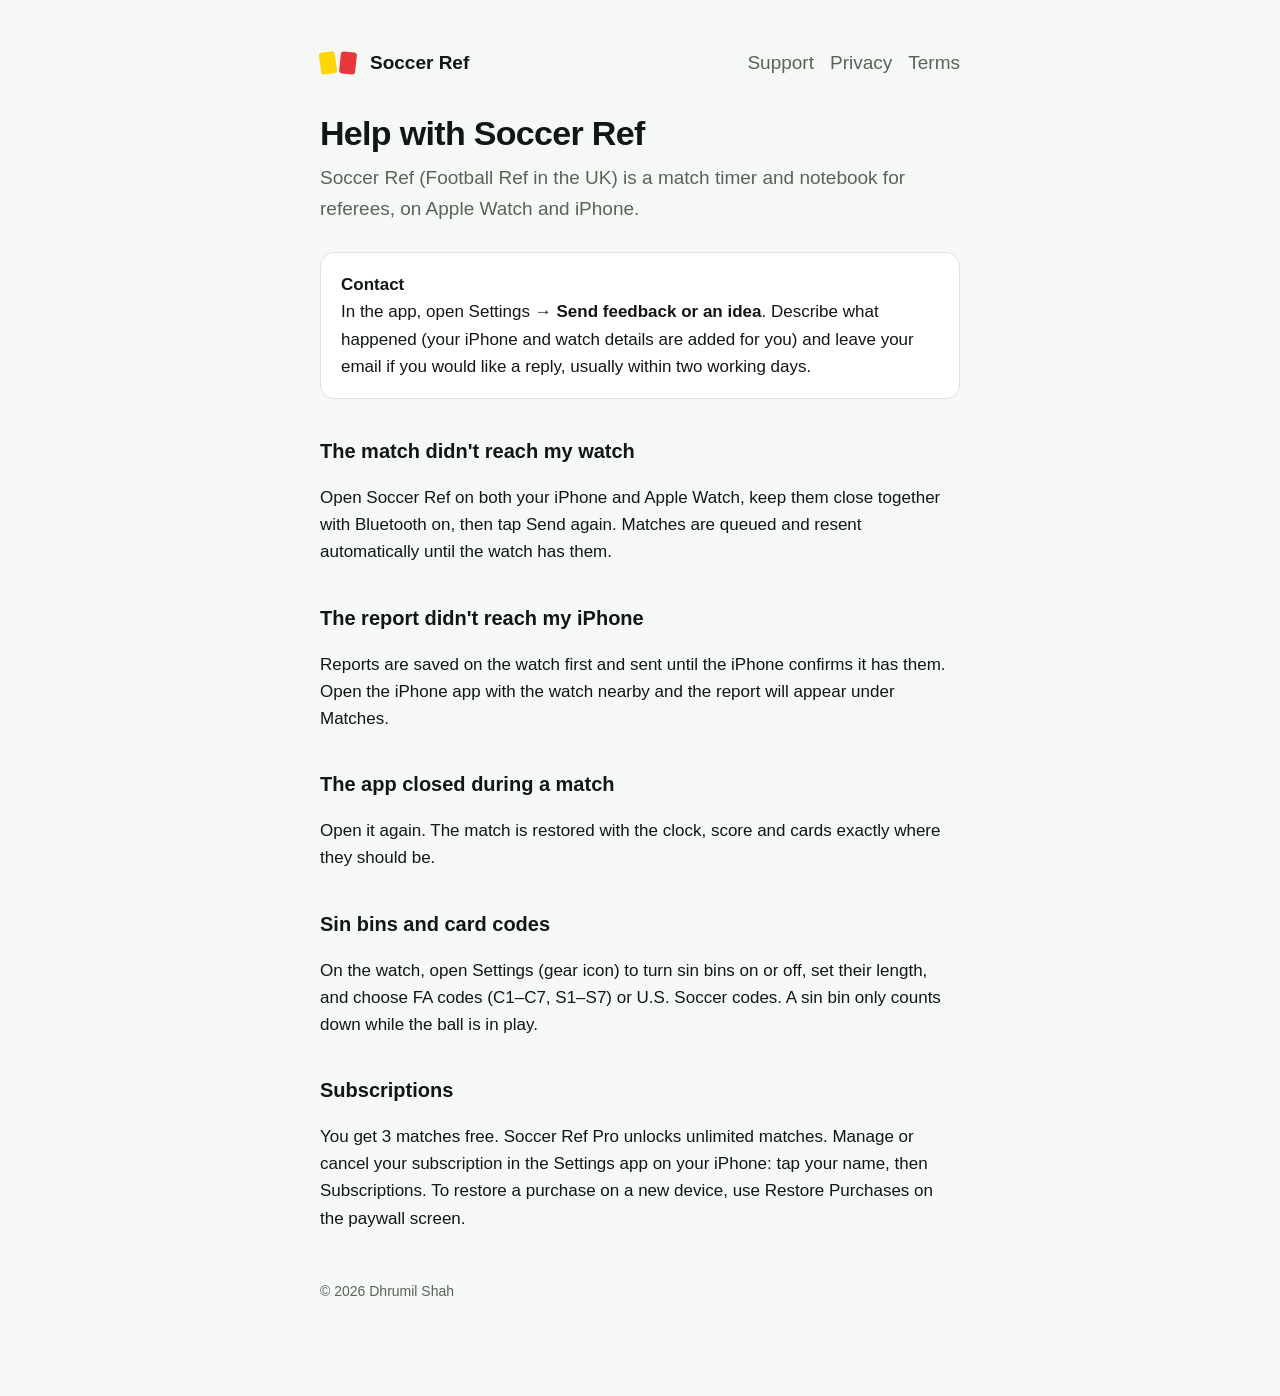
<file: index.html>
<!doctype html><html lang="en"><head><meta charset="utf-8"><meta name="viewport" content="width=device-width,initial-scale=1"><link rel="stylesheet" href="style.css"><title>Soccer Ref Support</title><meta name="description" content="Help and contact for Soccer Ref (Football Ref in the UK), the Apple Watch app for referees."></head><body><main>
<header><span class="cards" aria-hidden="true"><i></i><i></i></span><a href="./">Soccer Ref</a><nav><a href="./">Support</a><a href="privacy.html">Privacy</a><a href="terms.html">Terms</a></nav></header>
<h1>Help with Soccer Ref</h1>
<p class="lede">Soccer Ref (Football Ref in the UK) is a match timer and notebook for referees, on Apple Watch and iPhone.</p>
<div class="box"><strong>Contact</strong><br>In the app, open Settings → <strong>Send feedback or an idea</strong>. Describe what happened (your iPhone and watch details are added for you) and leave your email if you would like a reply, usually within two working days.</div>
<h2>The match didn't reach my watch</h2>
<p>Open Soccer Ref on both your iPhone and Apple Watch, keep them close together with Bluetooth on, then tap Send again. Matches are queued and resent automatically until the watch has them.</p>
<h2>The report didn't reach my iPhone</h2>
<p>Reports are saved on the watch first and sent until the iPhone confirms it has them. Open the iPhone app with the watch nearby and the report will appear under Matches.</p>
<h2>The app closed during a match</h2>
<p>Open it again. The match is restored with the clock, score and cards exactly where they should be.</p>
<h2>Sin bins and card codes</h2>
<p>On the watch, open Settings (gear icon) to turn sin bins on or off, set their length, and choose FA codes (C1–C7, S1–S7) or U.S. Soccer codes. A sin bin only counts down while the ball is in play.</p>
<h2>Subscriptions</h2>
<p>You get 3 matches free. Soccer Ref Pro unlocks unlimited matches. Manage or cancel your subscription in the Settings app on your iPhone: tap your name, then Subscriptions. To restore a purchase on a new device, use Restore Purchases on the paywall screen.</p>
<p class="small">© 2026 Dhrumil Shah</p>
</main></body></html>
</file>
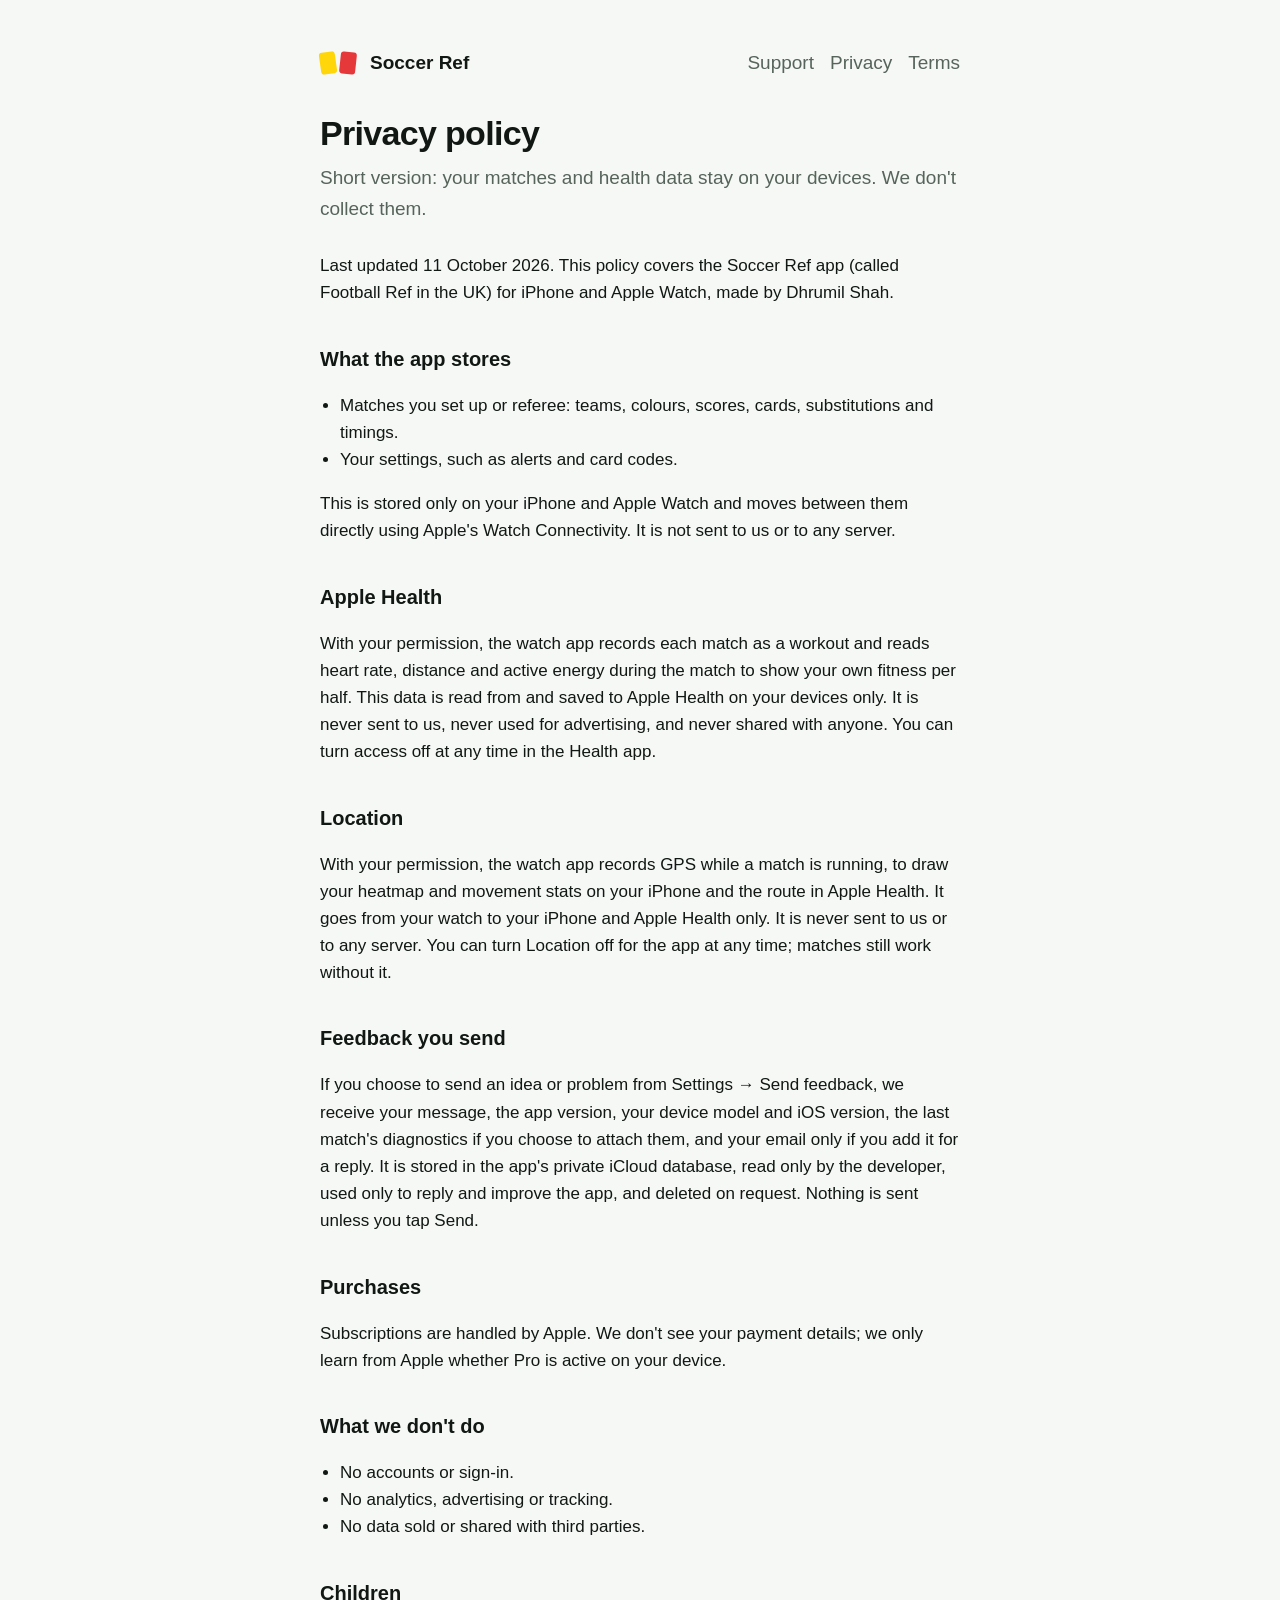
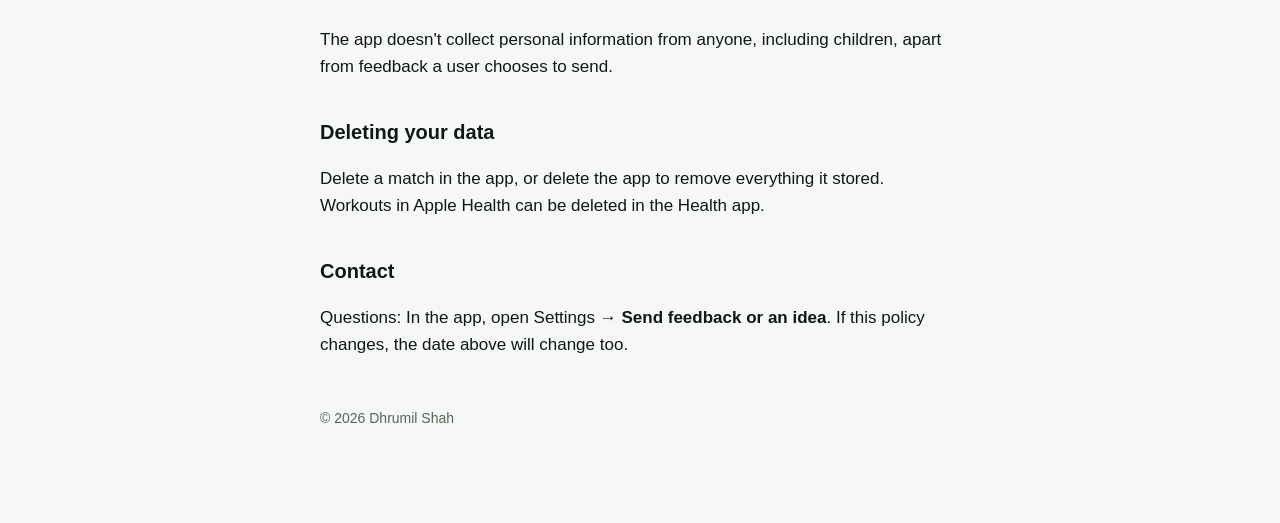
<file: privacy.html>
<!doctype html><html lang="en"><head><meta charset="utf-8"><meta name="viewport" content="width=device-width,initial-scale=1"><link rel="stylesheet" href="style.css"><title>Soccer Ref Privacy</title></head><body><main>
<header><span class="cards" aria-hidden="true"><i></i><i></i></span><a href="./">Soccer Ref</a><nav><a href="./">Support</a><a href="privacy.html">Privacy</a><a href="terms.html">Terms</a></nav></header>
<h1>Privacy policy</h1>
<p class="lede">Short version: your matches and health data stay on your devices. We don't collect them.</p>
<p>Last updated 11 October 2026. This policy covers the Soccer Ref app (called Football Ref in the UK) for iPhone and Apple Watch, made by Dhrumil Shah.</p>
<h2>What the app stores</h2>
<ul><li>Matches you set up or referee: teams, colours, scores, cards, substitutions and timings.</li><li>Your settings, such as alerts and card codes.</li></ul>
<p>This is stored only on your iPhone and Apple Watch and moves between them directly using Apple's Watch Connectivity. It is not sent to us or to any server.</p>
<h2>Apple Health</h2>
<p>With your permission, the watch app records each match as a workout and reads heart rate, distance and active energy during the match to show your own fitness per half. This data is read from and saved to Apple Health on your devices only. It is never sent to us, never used for advertising, and never shared with anyone. You can turn access off at any time in the Health app.</p>
<h2>Location</h2>
<p>With your permission, the watch app records GPS while a match is running, to draw your heatmap and movement stats on your iPhone and the route in Apple Health. It goes from your watch to your iPhone and Apple Health only. It is never sent to us or to any server. You can turn Location off for the app at any time; matches still work without it.</p>
<h2>Feedback you send</h2>
<p>If you choose to send an idea or problem from Settings → Send feedback, we receive your message, the app version, your device model and iOS version, the last match's diagnostics if you choose to attach them, and your email only if you add it for a reply. It is stored in the app's private iCloud database, read only by the developer, used only to reply and improve the app, and deleted on request. Nothing is sent unless you tap Send.</p>
<h2>Purchases</h2>
<p>Subscriptions are handled by Apple. We don't see your payment details; we only learn from Apple whether Pro is active on your device.</p>
<h2>What we don't do</h2>
<ul><li>No accounts or sign-in.</li><li>No analytics, advertising or tracking.</li><li>No data sold or shared with third parties.</li></ul>
<h2>Children</h2>
<p>The app doesn't collect personal information from anyone, including children, apart from feedback a user chooses to send.</p>
<h2>Deleting your data</h2>
<p>Delete a match in the app, or delete the app to remove everything it stored. Workouts in Apple Health can be deleted in the Health app.</p>
<h2>Contact</h2>
<p>Questions: In the app, open Settings → <strong>Send feedback or an idea</strong>. If this policy changes, the date above will change too.</p>
<p class="small">© 2026 Dhrumil Shah</p>
</main></body></html>
</file>
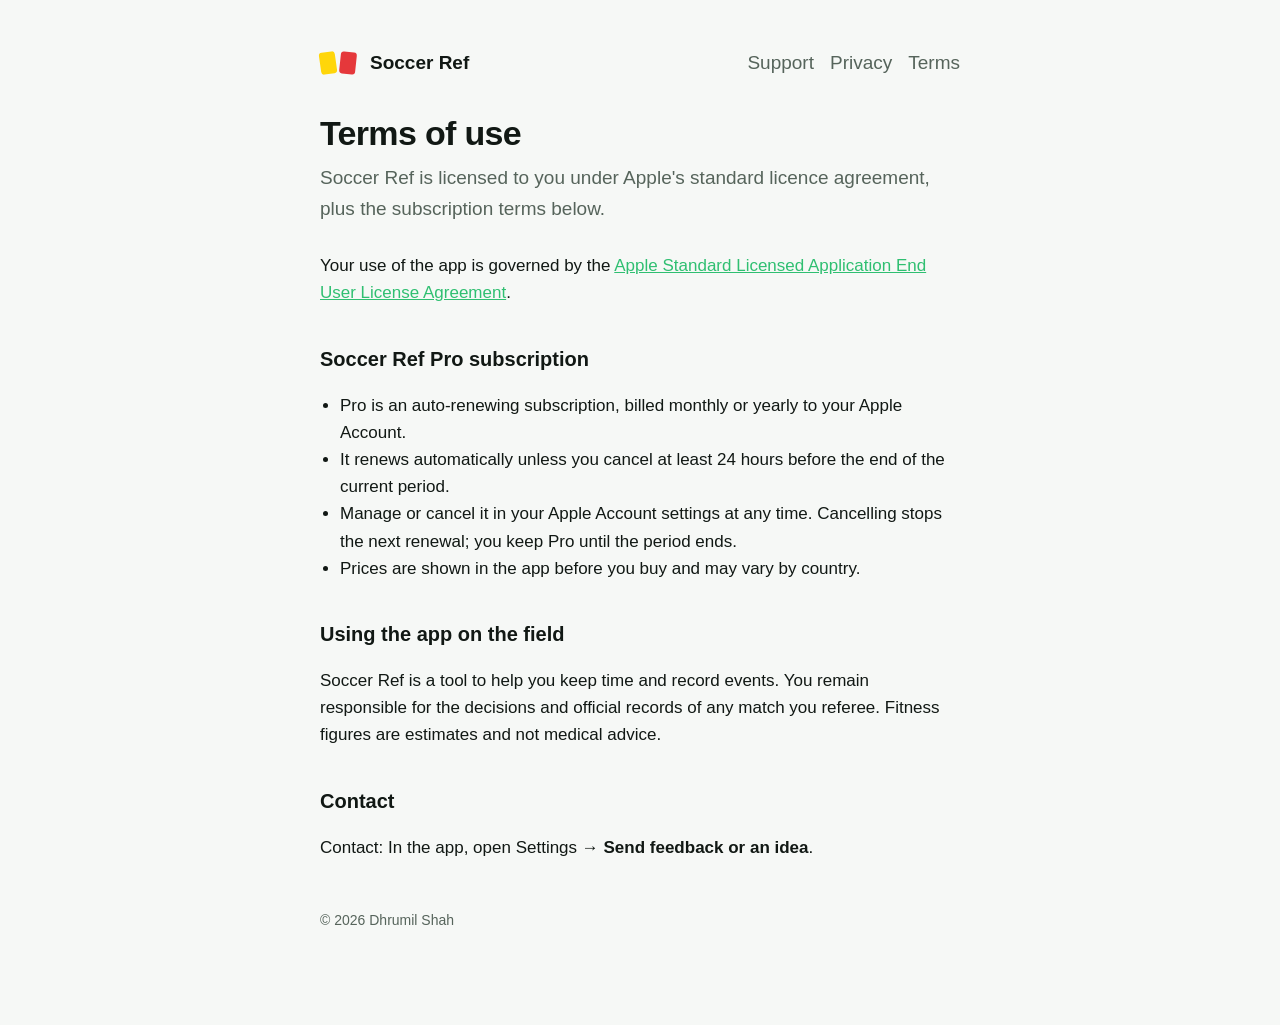
<file: terms.html>
<!doctype html><html lang="en"><head><meta charset="utf-8"><meta name="viewport" content="width=device-width,initial-scale=1"><link rel="stylesheet" href="style.css"><title>Soccer Ref Terms</title></head><body><main>
<header><span class="cards" aria-hidden="true"><i></i><i></i></span><a href="./">Soccer Ref</a><nav><a href="./">Support</a><a href="privacy.html">Privacy</a><a href="terms.html">Terms</a></nav></header>
<h1>Terms of use</h1>
<p class="lede">Soccer Ref is licensed to you under Apple's standard licence agreement, plus the subscription terms below.</p>
<p>Your use of the app is governed by the <a href="https://www.apple.com/legal/internet-services/itunes/dev/stdeula/">Apple Standard Licensed Application End User License Agreement</a>.</p>
<h2>Soccer Ref Pro subscription</h2>
<ul><li>Pro is an auto-renewing subscription, billed monthly or yearly to your Apple Account.</li><li>It renews automatically unless you cancel at least 24 hours before the end of the current period.</li><li>Manage or cancel it in your Apple Account settings at any time. Cancelling stops the next renewal; you keep Pro until the period ends.</li><li>Prices are shown in the app before you buy and may vary by country.</li></ul>
<h2>Using the app on the field</h2>
<p>Soccer Ref is a tool to help you keep time and record events. You remain responsible for the decisions and official records of any match you referee. Fitness figures are estimates and not medical advice.</p>
<h2>Contact</h2>
<p>Contact: In the app, open Settings → <strong>Send feedback or an idea</strong>.</p>
<p class="small">© 2026 Dhrumil Shah</p>
</main></body></html>
</file>
<file: style.css>
:root{--bg:#0f1512;--fg:#eef2ee;--muted:#9fb0a6;--line:#24302a;--card:#16201b;--yellow:#ffd60a;--red:#e5383b;--green:#2fbf71}
@media (prefers-color-scheme: light){:root{--bg:#f6f8f6;--fg:#111814;--muted:#56645b;--line:#dde4df;--card:#fff}}
*{box-sizing:border-box}html{-webkit-text-size-adjust:100%}
body{margin:0;background:var(--bg);color:var(--fg);font:17px/1.6 -apple-system,BlinkMacSystemFont,"SF Pro Text","Segoe UI",Roboto,sans-serif}
main{max-width:680px;margin:0 auto;padding:48px 20px 80px}
header{display:flex;align-items:center;gap:14px;margin-bottom:36px}
.cards{display:flex;gap:4px}.cards i{display:block;width:16px;height:22px;border-radius:3px}
.cards i:first-child{background:var(--yellow);transform:rotate(-8deg)}.cards i:last-child{background:var(--red);transform:rotate(6deg)}
header a{color:var(--fg);text-decoration:none;font-weight:700;font-size:19px}
nav{margin-left:auto;display:flex;gap:16px;font-size:15px}nav a{color:var(--muted);font-weight:500}
h1{font-size:34px;line-height:1.15;margin:0 0 10px;letter-spacing:-.02em}
h2{font-size:20px;margin:36px 0 8px}
p,li{color:var(--fg)}.lede{color:var(--muted);font-size:19px;margin:0 0 28px}
a{color:var(--green)}ul{padding-left:20px}
.box{background:var(--card);border:1px solid var(--line);border-radius:14px;padding:18px 20px;margin:18px 0}
.small{color:var(--muted);font-size:14px;margin-top:48px}
:focus-visible{outline:2px solid var(--green);outline-offset:2px}
</file>
